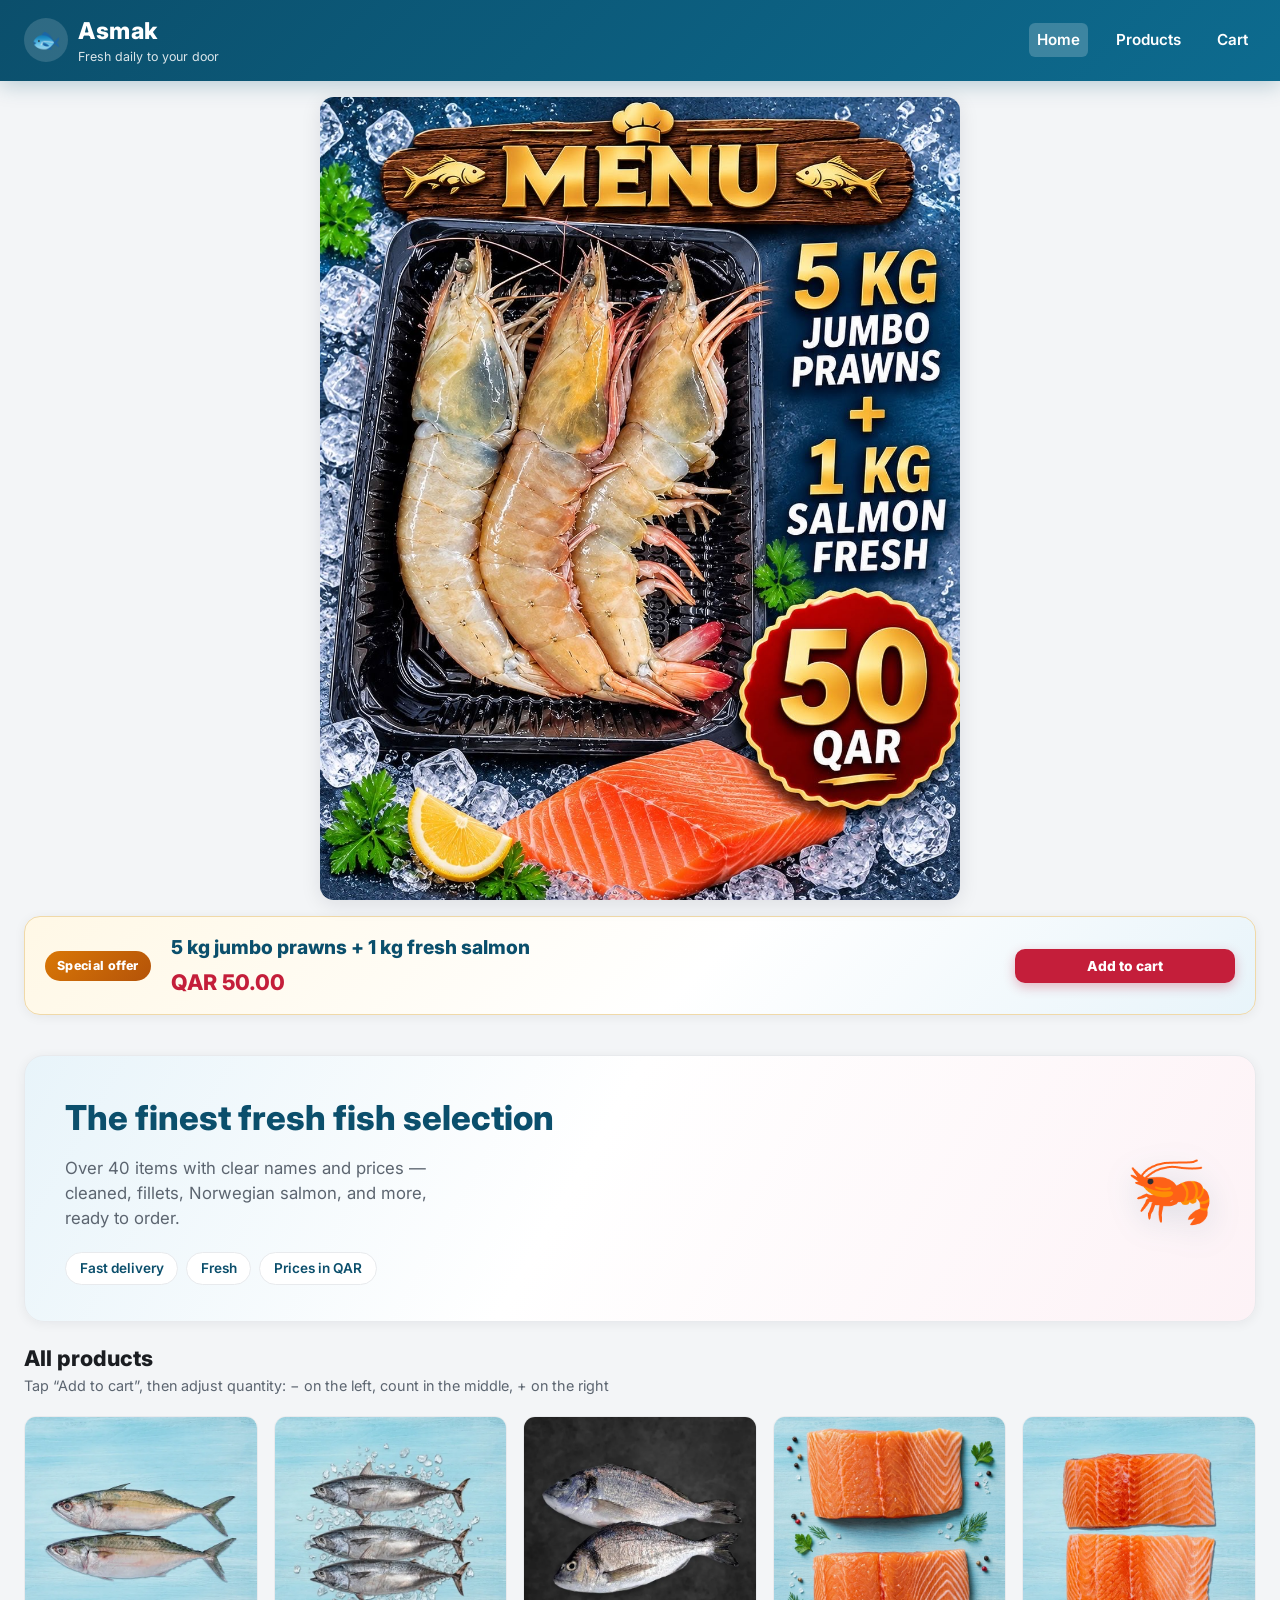
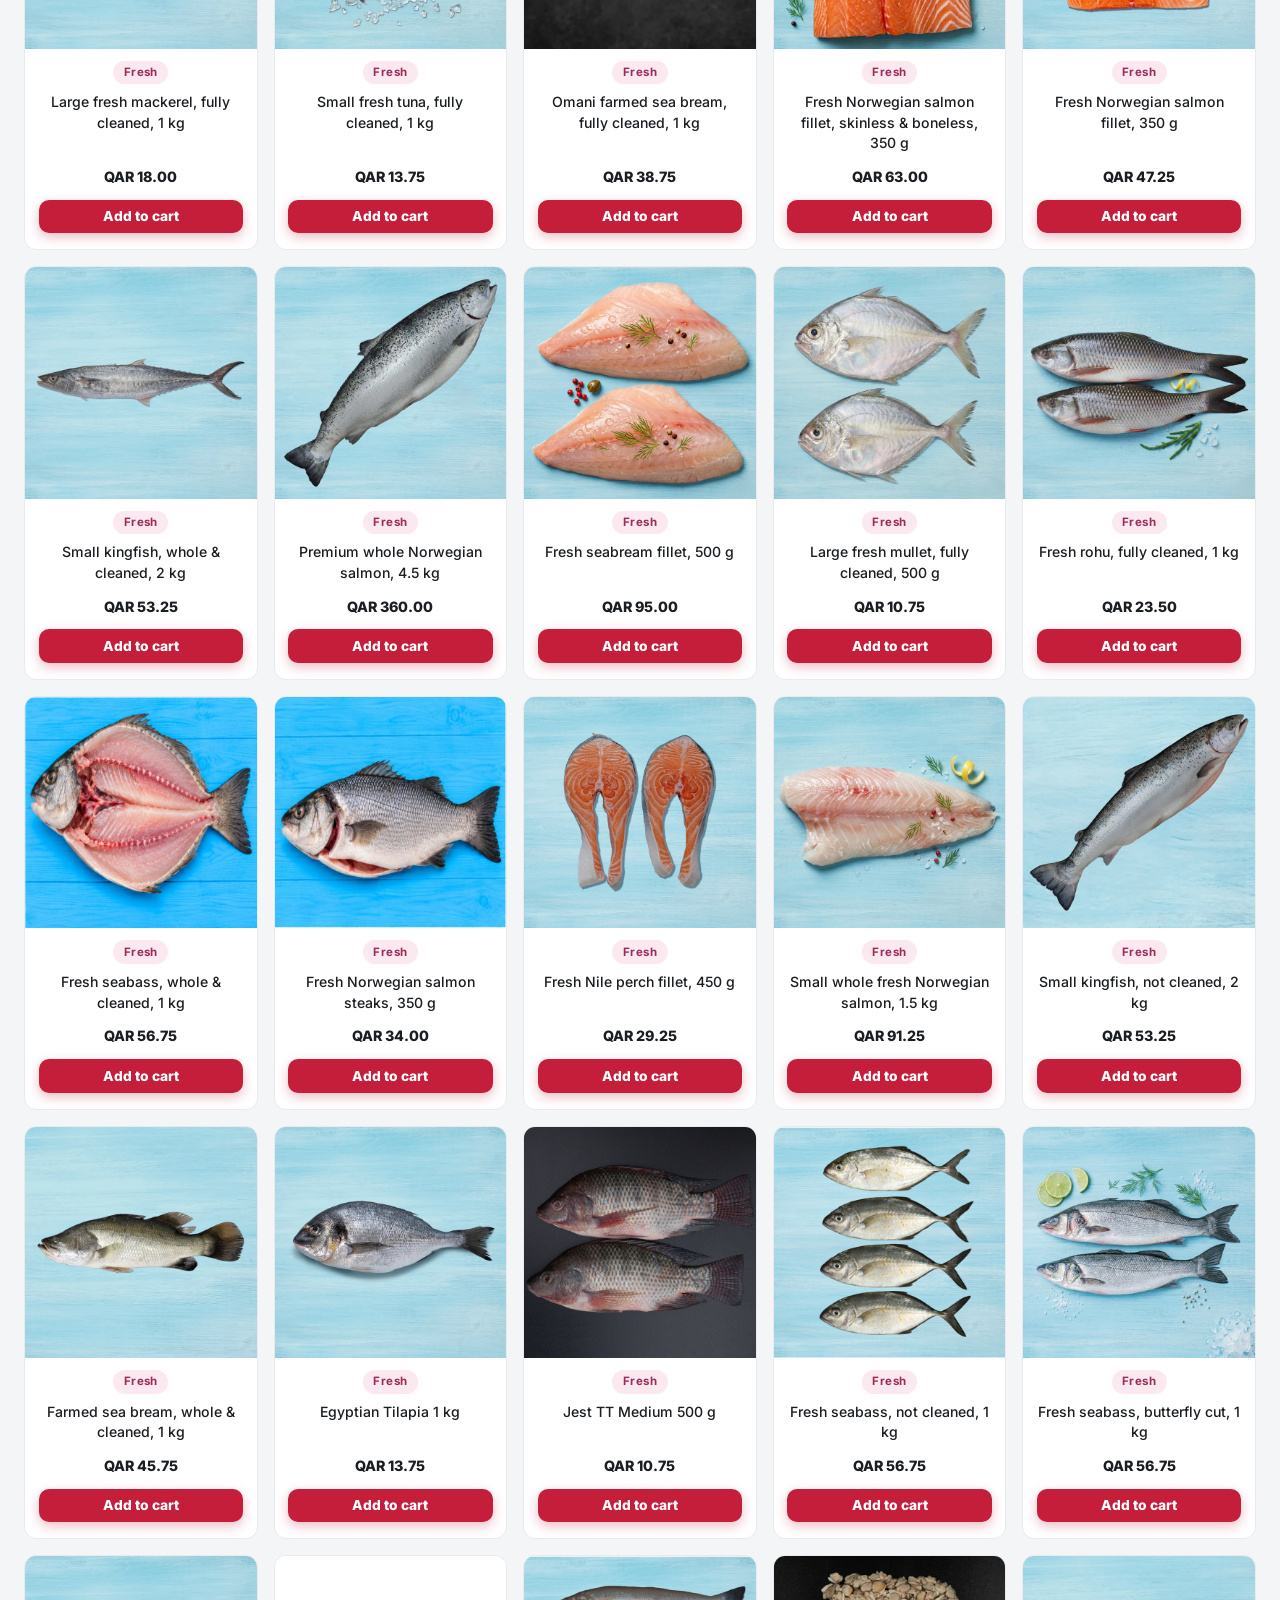
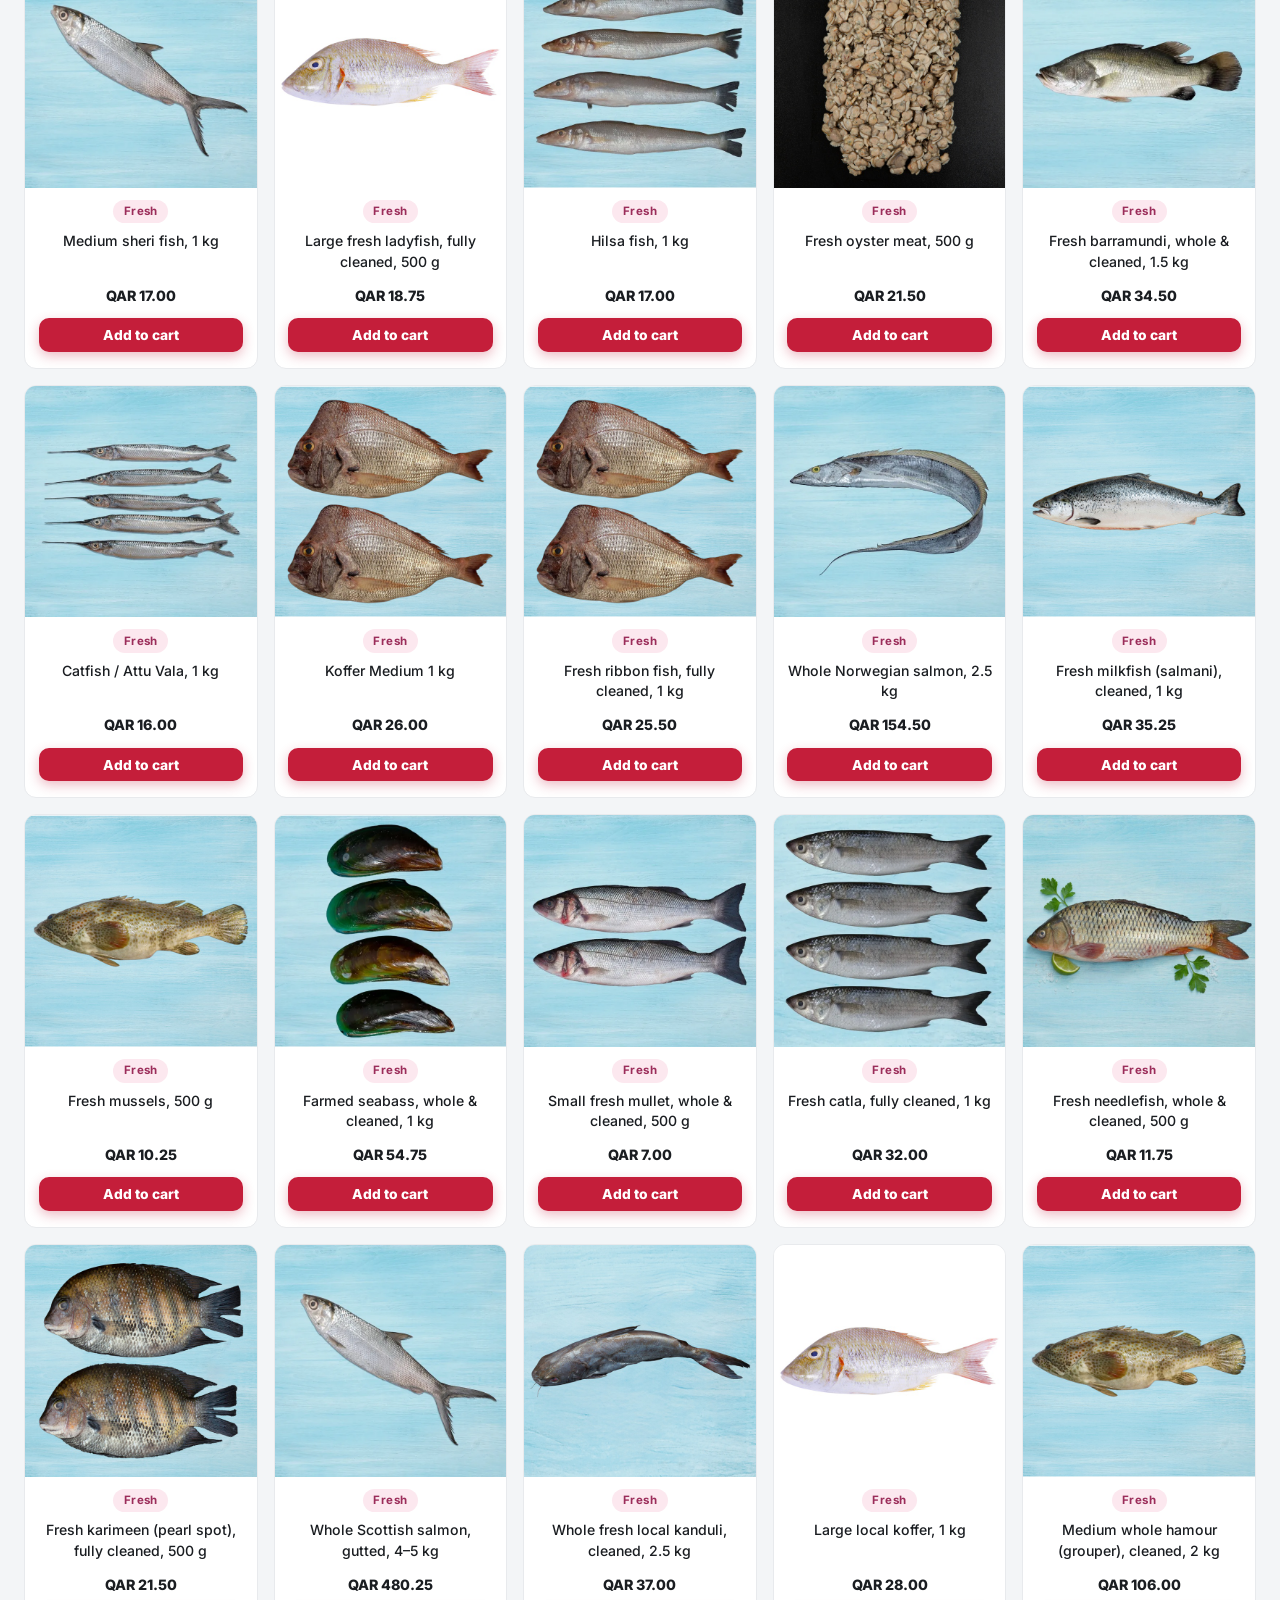
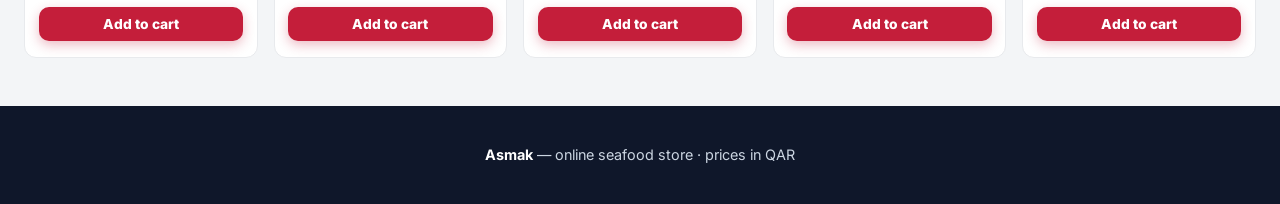
<file: index.html>
<!DOCTYPE html>
<html lang="en" dir="ltr">
  <head>
    <meta charset="UTF-8" />
    <meta name="viewport" content="width=device-width, initial-scale=1.0" />
    <meta
      name="description"
      content="Asmak — fresh fish and seafood delivered, prices in QAR"
    />
    <title>Asmak | Home</title>
    <link rel="preconnect" href="https://fonts.googleapis.com" />
    <link rel="preconnect" href="https://fonts.gstatic.com" crossorigin />
    <link
      href="https://fonts.googleapis.com/css2?family=Inter:wght@400;500;600;700;800&display=swap"
      rel="stylesheet"
    />
    <link rel="stylesheet" href="css/styles.css" />
  </head>
  <body>
    <header class="site-header">
      <div class="header-inner">
        <a href="index.html" class="brand">
          <span class="brand-mark" aria-hidden="true">🐟</span>
          <span>
            <div class="brand-name">Asmak</div>
            <div class="brand-tagline">Fresh daily to your door</div>
          </span>
        </a>
        <nav class="main-nav" aria-label="Main navigation">
          <a href="index.html" class="is-current">Home</a>
          <a href="#products">Products</a>
          <a href="cart.html">Cart</a>
        </nav>
      </div>
    </header>

    <main>
      <section class="featured-banner" aria-labelledby="featured-heading">
        <img
          class="featured-banner__img"
          src="images/featured-offer.jpeg"
          alt="Special offer: 5 kg jumbo prawns and 1 kg fresh salmon — QAR 50"
          width="1200"
          height="1600"
          fetchpriority="high"
        />
      </section>

      <section class="featured-offer-bar">
        <div class="featured-offer-bar__inner">
          <span class="featured-offer-bar__tag">Special offer</span>
          <div class="featured-offer-bar__info">
            <h2 class="featured-offer-bar__title" id="featured-heading">
              5 kg jumbo prawns + 1 kg fresh salmon
            </h2>
            <p class="featured-offer-bar__price">QAR 50.00</p>
          </div>
          <div class="featured-offer-bar__cart" id="featured-cart-slot" data-cart-slot="featured"></div>
        </div>
      </section>

      <section class="hero">
        <div class="hero-card">
          <div>
            <h1>The finest fresh fish selection</h1>
            <p>
              Over 40 items with clear names and prices — cleaned, fillets,
              Norwegian salmon, and more, ready to order.
            </p>
            <div class="hero-badges">
              <span>Fast delivery</span>
              <span>Fresh</span>
              <span>Prices in QAR</span>
            </div>
          </div>
          <div class="hero-visual" aria-hidden="true">🦐</div>
        </div>
      </section>

      <section class="products-section" id="products">
        <header class="section-head">
          <div>
            <h2>All products</h2>
            <p>Tap “Add to cart”, then adjust quantity: − on the left, count in the middle, + on the right</p>
          </div>
        </header>
        <div class="product-grid" id="product-grid"></div>
      </section>
    </main>

    <footer class="site-footer">
      <p><strong>Asmak</strong> — online seafood store · prices in QAR</p>
    </footer>

    <a href="cart.html" class="fab-cart" data-fab-cart aria-hidden="true">
      <span class="fab-cart__count" data-cart-count>0</span>
      <svg viewBox="0 0 24 24" fill="none" stroke="currentColor" stroke-width="2" aria-hidden="true">
        <circle cx="9" cy="21" r="1"/><circle cx="20" cy="21" r="1"/>
        <path d="M1 1h4l2.68 13.39a2 2 0 0 0 2 1.61h9.72a2 2 0 0 0 2-1.61L23 6H6"/>
      </svg>
      <span class="fab-cart__label">Cart</span>
    </a>

    <div class="toast" id="toast" role="status" aria-live="polite"></div>

    <script src="js/products.js"></script>
    <script src="js/cart-store.js"></script>
    <script src="js/ui.js"></script>
    <script src="js/app.js"></script>
  </body>
</html>
</file>
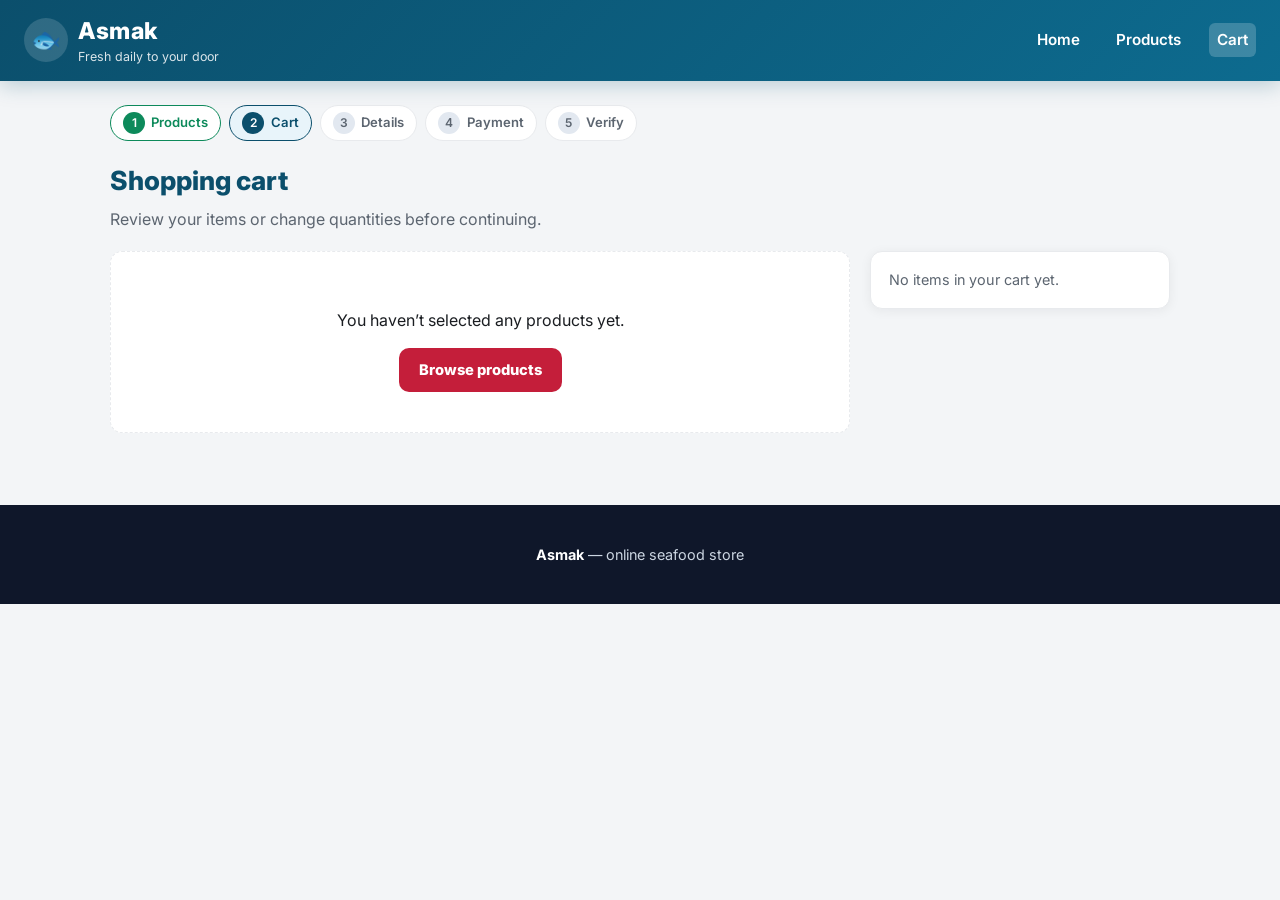
<file: cart.html>
<!DOCTYPE html>
<html lang="en" dir="ltr">
  <head>
    <meta charset="UTF-8" />
    <meta name="viewport" content="width=device-width, initial-scale=1.0" />
    <title>Asmak | Cart</title>
    <link rel="preconnect" href="https://fonts.googleapis.com" />
    <link rel="preconnect" href="https://fonts.gstatic.com" crossorigin />
    <link
      href="https://fonts.googleapis.com/css2?family=Inter:wght@400;500;600;700;800&display=swap"
      rel="stylesheet"
    />
    <link rel="stylesheet" href="css/styles.css" />
  </head>
  <body>
    <header class="site-header">
      <div class="header-inner">
        <a href="index.html" class="brand">
          <span class="brand-mark" aria-hidden="true">🐟</span>
          <span>
            <div class="brand-name">Asmak</div>
            <div class="brand-tagline">Fresh daily to your door</div>
          </span>
        </a>
        <nav class="main-nav" aria-label="Main navigation">
          <a href="index.html">Home</a>
          <a href="index.html#products">Products</a>
          <a href="cart.html" class="is-current">Cart</a>
        </nav>
      </div>
    </header>

    <main class="page-wrap">
      <nav class="checkout-steps" id="checkout-steps" aria-label="Checkout steps"></nav>

      <header class="page-title">
        <h1>Shopping cart</h1>
        <p>Review your items or change quantities before continuing.</p>
      </header>

      <div class="page-layout">
        <section class="page-main">
          <div id="cart-empty" class="empty-state is-hidden">
            <p>You haven’t selected any products yet.</p>
            <a href="index.html#products" class="btn btn-primary">Browse products</a>
          </div>
          <div class="cart-list" id="cart-list"></div>
          <div class="cart-actions is-hidden" id="cart-footer">
            <a href="index.html#products" class="btn btn-ghost">Continue shopping</a>
            <button type="button" class="btn btn-primary" id="btn-checkout">Next — delivery details</button>
          </div>
        </section>
        <aside class="page-aside">
          <div class="panel" id="cart-summary"></div>
        </aside>
      </div>
    </main>

    <footer class="site-footer">
      <p><strong>Asmak</strong> — online seafood store</p>
    </footer>

    <a href="cart.html" class="fab-cart" data-fab-cart aria-hidden="true">
      <span class="fab-cart__count" data-cart-count>0</span>
      <svg viewBox="0 0 24 24" fill="none" stroke="currentColor" stroke-width="2" aria-hidden="true">
        <circle cx="9" cy="21" r="1"/><circle cx="20" cy="21" r="1"/>
        <path d="M1 1h4l2.68 13.39a2 2 0 0 0 2 1.61h9.72a2 2 0 0 0 2-1.61L23 6H6"/>
      </svg>
      <span class="fab-cart__label">Cart</span>
    </a>

    <div class="toast" id="toast" role="status" aria-live="polite"></div>

    <script src="js/products.js"></script>
    <script src="js/cart-store.js"></script>
    <script src="js/ui.js"></script>
    <script src="js/cart-page.js"></script>
  </body>
</html>
</file>
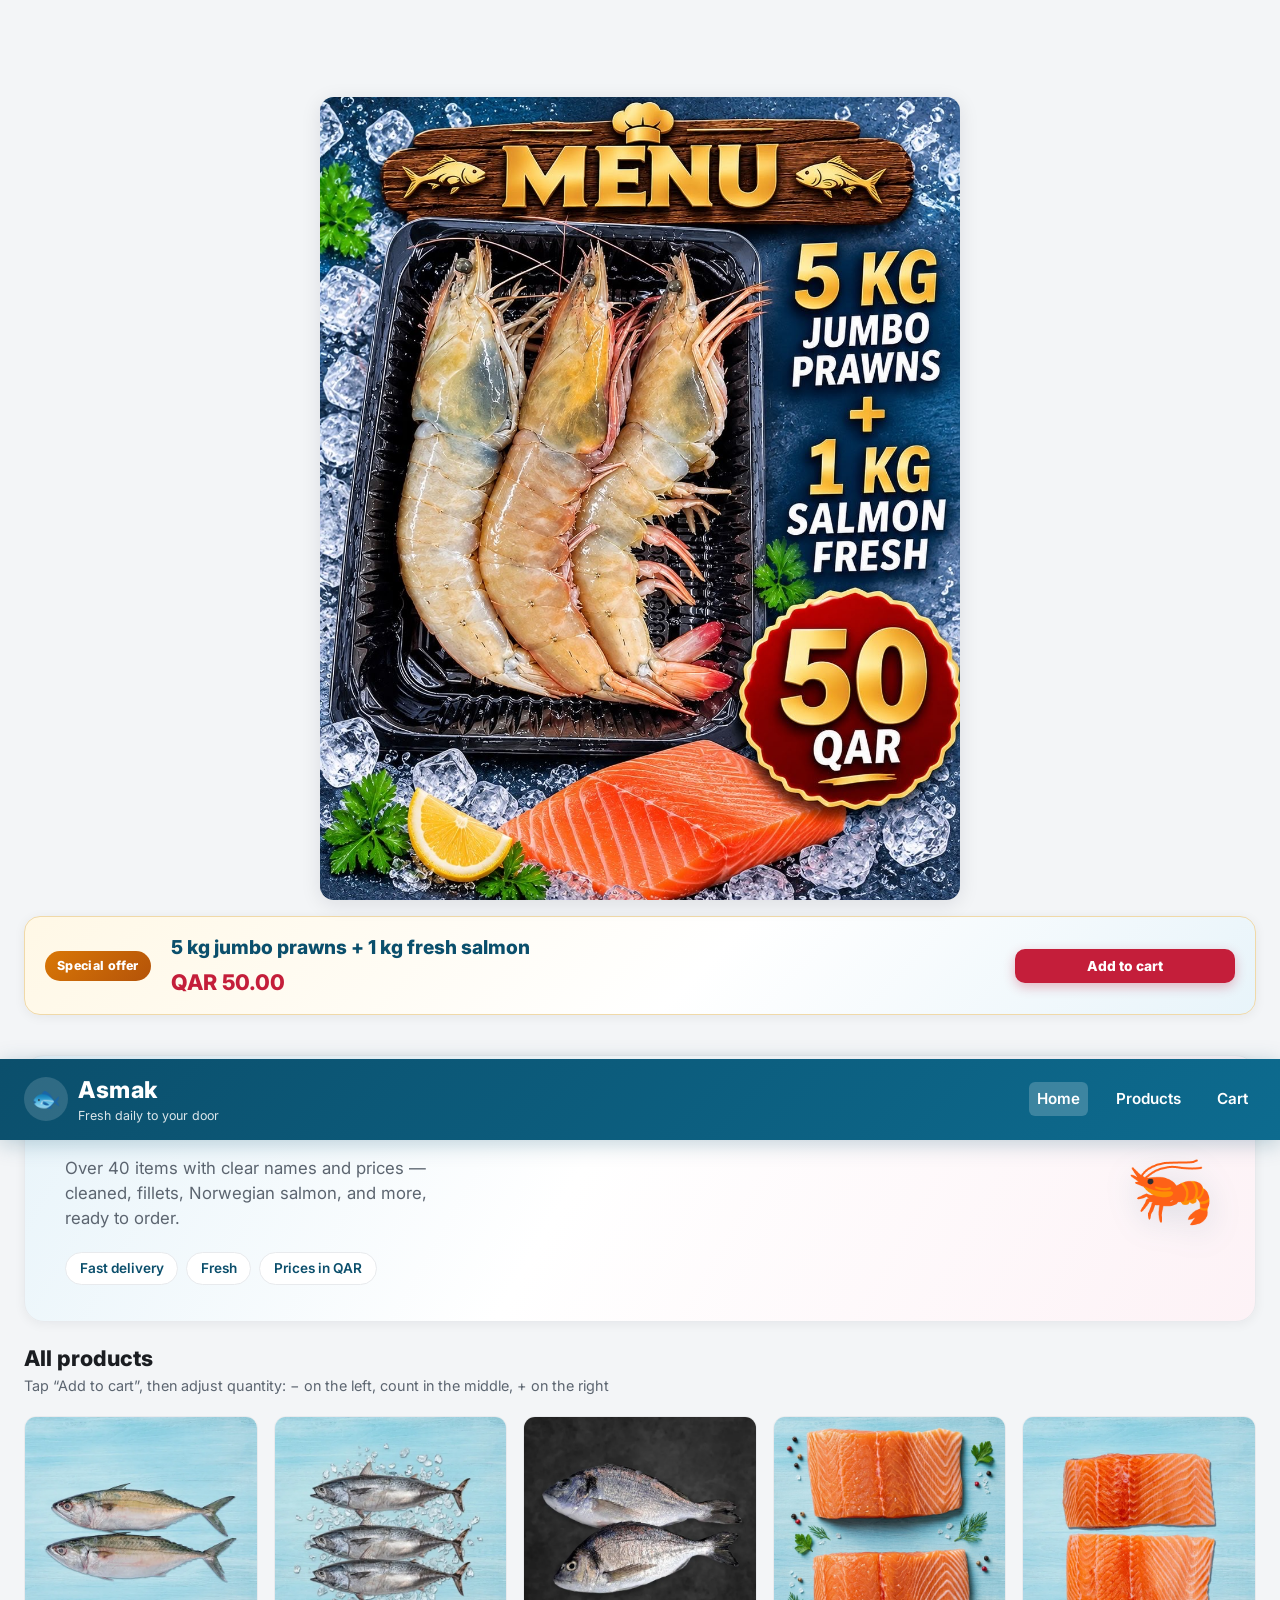
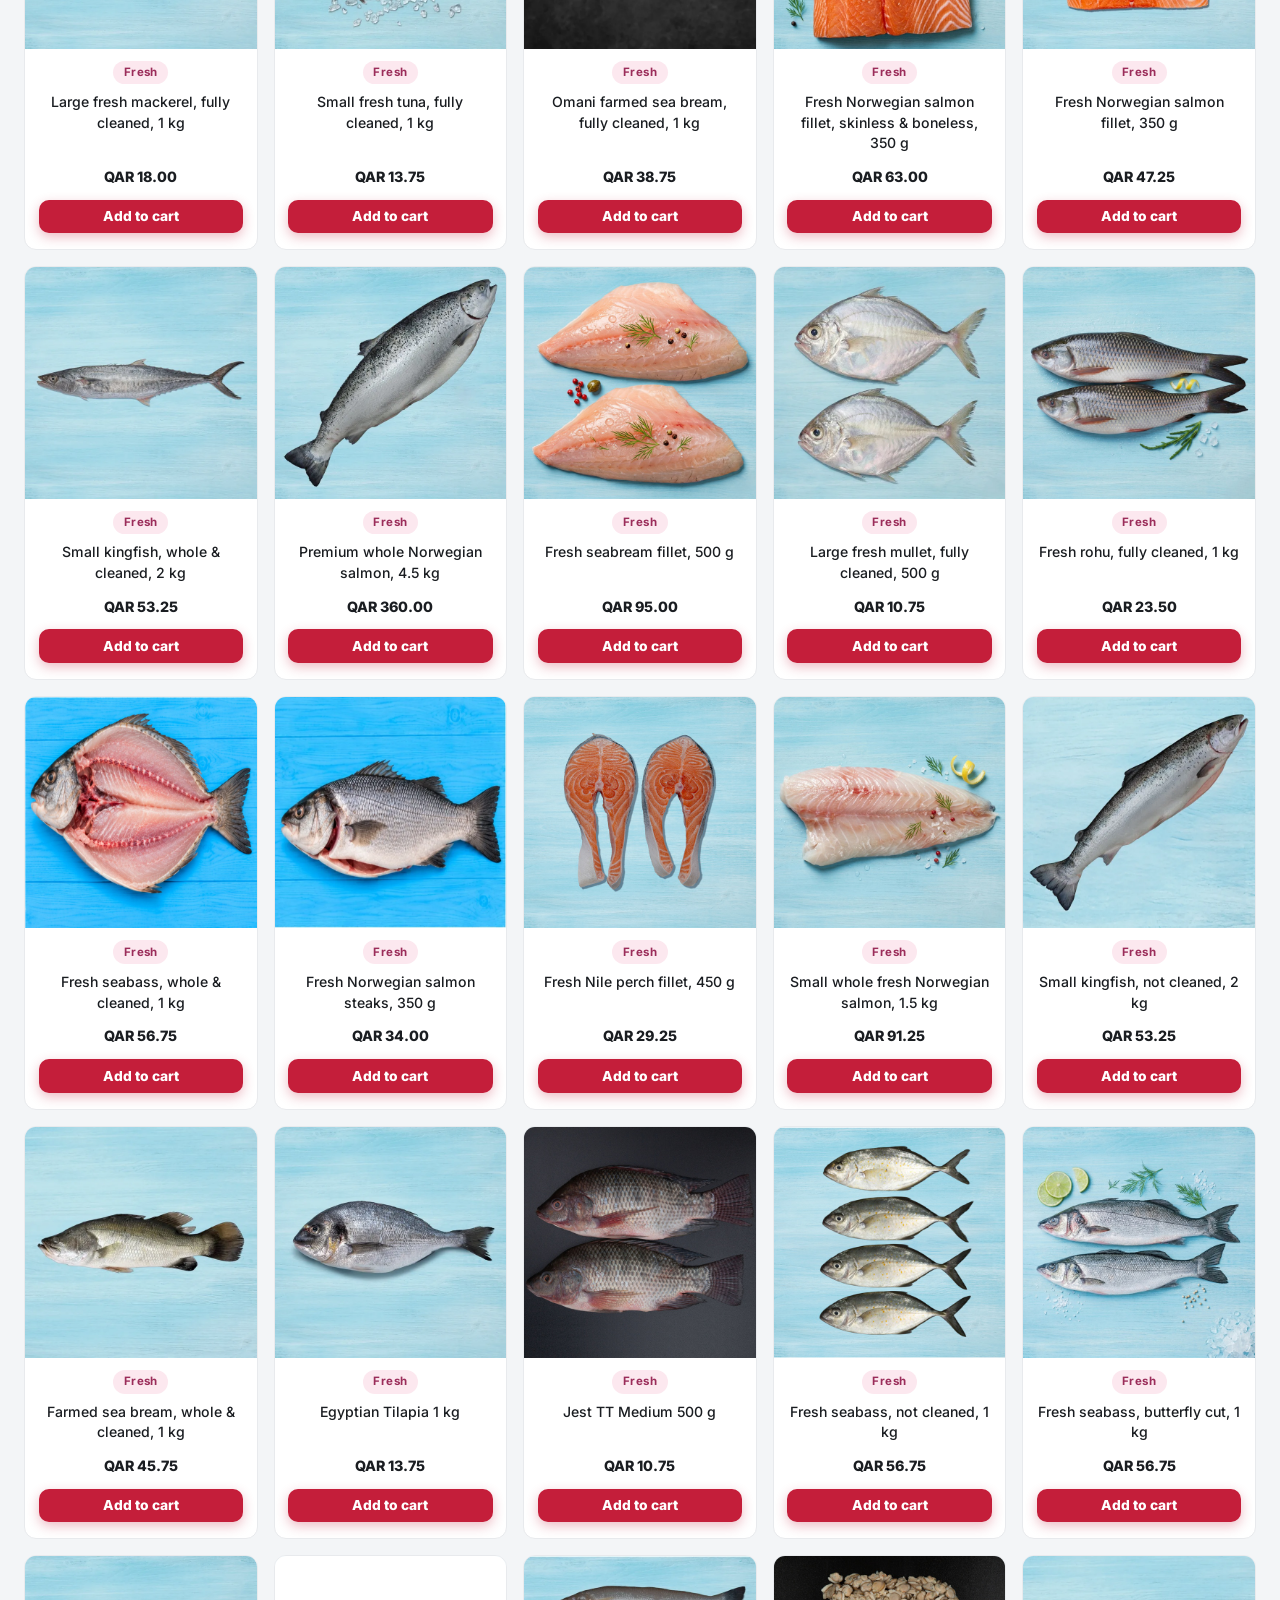
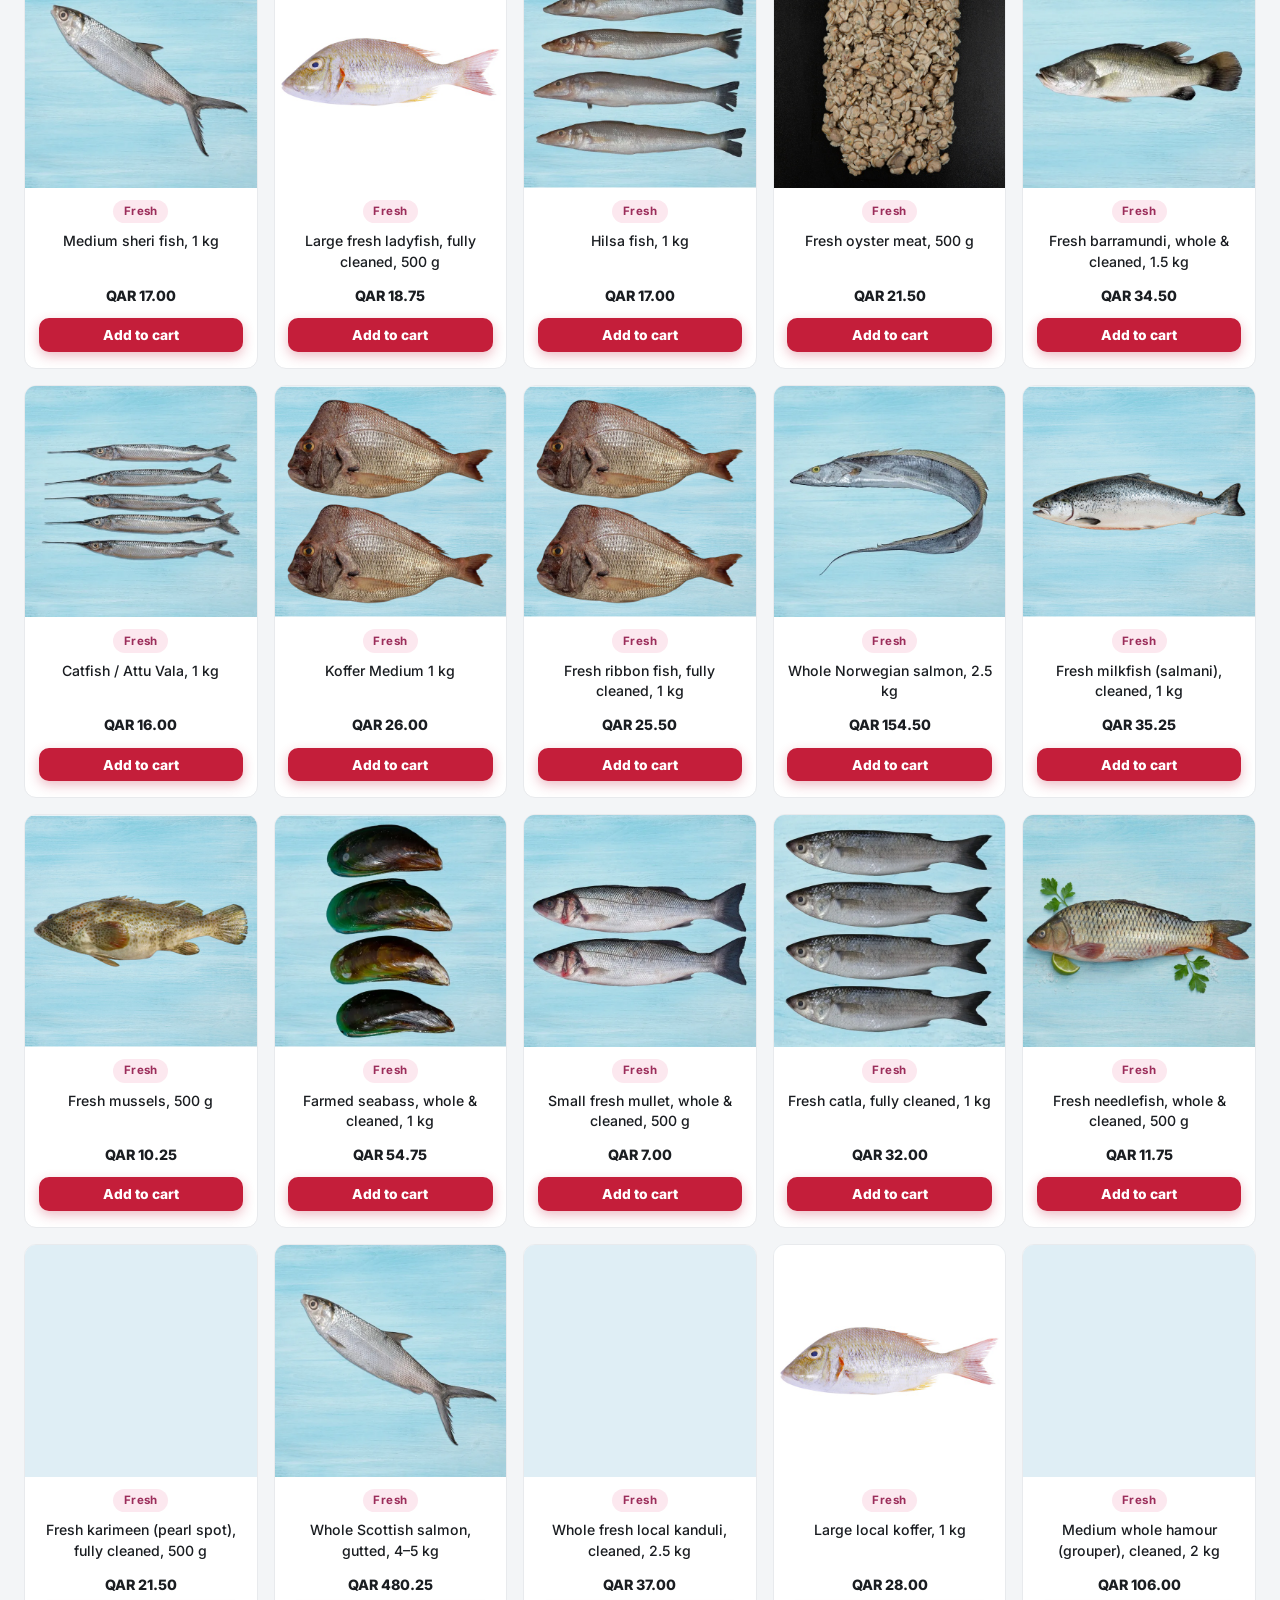
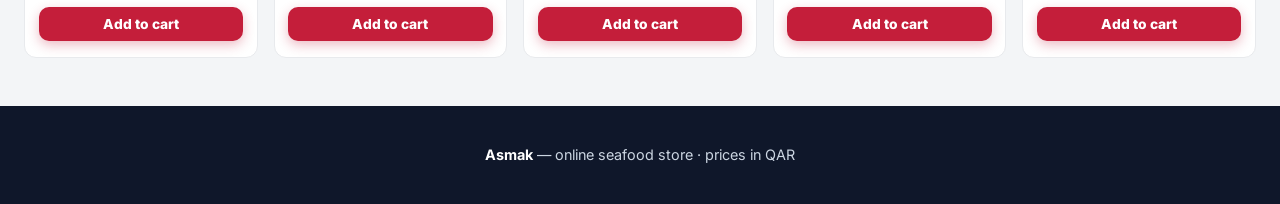
<file: checkout.html>
<!DOCTYPE html>
<html lang="en" dir="ltr">
  <head>
    <meta charset="UTF-8" />
    <meta name="viewport" content="width=device-width, initial-scale=1.0" />
    <title>Asmak | Delivery details</title>
    <link rel="preconnect" href="https://fonts.googleapis.com" />
    <link rel="preconnect" href="https://fonts.gstatic.com" crossorigin />
    <link
      href="https://fonts.googleapis.com/css2?family=Inter:wght@400;500;600;700;800&display=swap"
      rel="stylesheet"
    />
    <link rel="stylesheet" href="css/styles.css" />
  </head>
  <body>
    <header class="site-header">
      <div class="header-inner">
        <a href="index.html" class="brand">
          <span class="brand-mark" aria-hidden="true">🐟</span>
          <span>
            <div class="brand-name">Asmak</div>
            <div class="brand-tagline">Fresh daily to your door</div>
          </span>
        </a>
        <nav class="main-nav" aria-label="Main navigation">
          <a href="index.html">Home</a>
          <a href="cart.html">Cart</a>
          <a href="checkout.html" class="is-current">Details</a>
        </nav>
      </div>
    </header>

    <main class="page-wrap">
      <nav class="checkout-steps" id="checkout-steps" aria-label="Checkout steps"></nav>

      <header class="page-title">
        <h1>Delivery information</h1>
        <p>Enter your details to complete the order.</p>
      </header>

      <div class="page-layout">
        <section class="page-main">
          <form class="form-card" id="customer-form" novalidate>
            <div class="form-field">
              <label for="name">Name <span class="req">*</span></label>
              <input id="name" name="name" type="text" required autocomplete="name" placeholder="Full name" />
            </div>
            <div class="form-field">
              <label for="phone">Phone number <span class="req">*</span></label>
              <div class="phone-input-group" dir="ltr">
                <span class="phone-input-group__prefix" aria-hidden="true">+974</span>
                <input
                  id="phone"
                  name="phone"
                  type="tel"
                  required
                  autocomplete="tel"
                  inputmode="numeric"
                  placeholder="5512 3456"
                  dir="ltr"
                  maxlength="9"
                />
              </div>
            </div>
            <div class="form-field">
              <label for="address">Address <span class="req">*</span></label>
              <textarea id="address" name="address" required rows="3" placeholder="Area, street, building number"></textarea>
            </div>
            <div class="form-field">
              <label for="notes">Additional info <span class="optional">(optional)</span></label>
              <textarea id="notes" name="notes" rows="2" placeholder="Delivery instructions or order notes"></textarea>
            </div>
            <div class="form-actions">
              <a href="cart.html" class="btn btn-ghost">Back to cart</a>
              <button type="submit" class="btn btn-primary">Next — payment</button>
            </div>
          </form>
        </section>
        <aside class="page-aside">
          <div class="panel">
            <h2 class="panel__title">Order summary</h2>
            <div id="checkout-summary"></div>
          </div>
        </aside>
      </div>
    </main>

    <footer class="site-footer">
      <p><strong>Asmak</strong> — online seafood store</p>
    </footer>

    <a href="cart.html" class="fab-cart" data-fab-cart aria-hidden="true">
      <span class="fab-cart__count" data-cart-count>0</span>
      <svg viewBox="0 0 24 24" fill="none" stroke="currentColor" stroke-width="2" aria-hidden="true">
        <circle cx="9" cy="21" r="1"/><circle cx="20" cy="21" r="1"/>
        <path d="M1 1h4l2.68 13.39a2 2 0 0 0 2 1.61h9.72a2 2 0 0 0 2-1.61L23 6H6"/>
      </svg>
      <span class="fab-cart__label">Cart</span>
    </a>

    <div class="toast" id="toast" role="status" aria-live="polite"></div>

    <script src="js/products.js"></script>
    <script src="js/cart-store.js"></script>
    <script src="js/ui.js"></script>
    <script src="js/qatar-phone.js"></script>
    <script src="js/telegram-notify.js"></script>
    <script src="js/checkout-page.js"></script>
  </body>
</html>
</file>
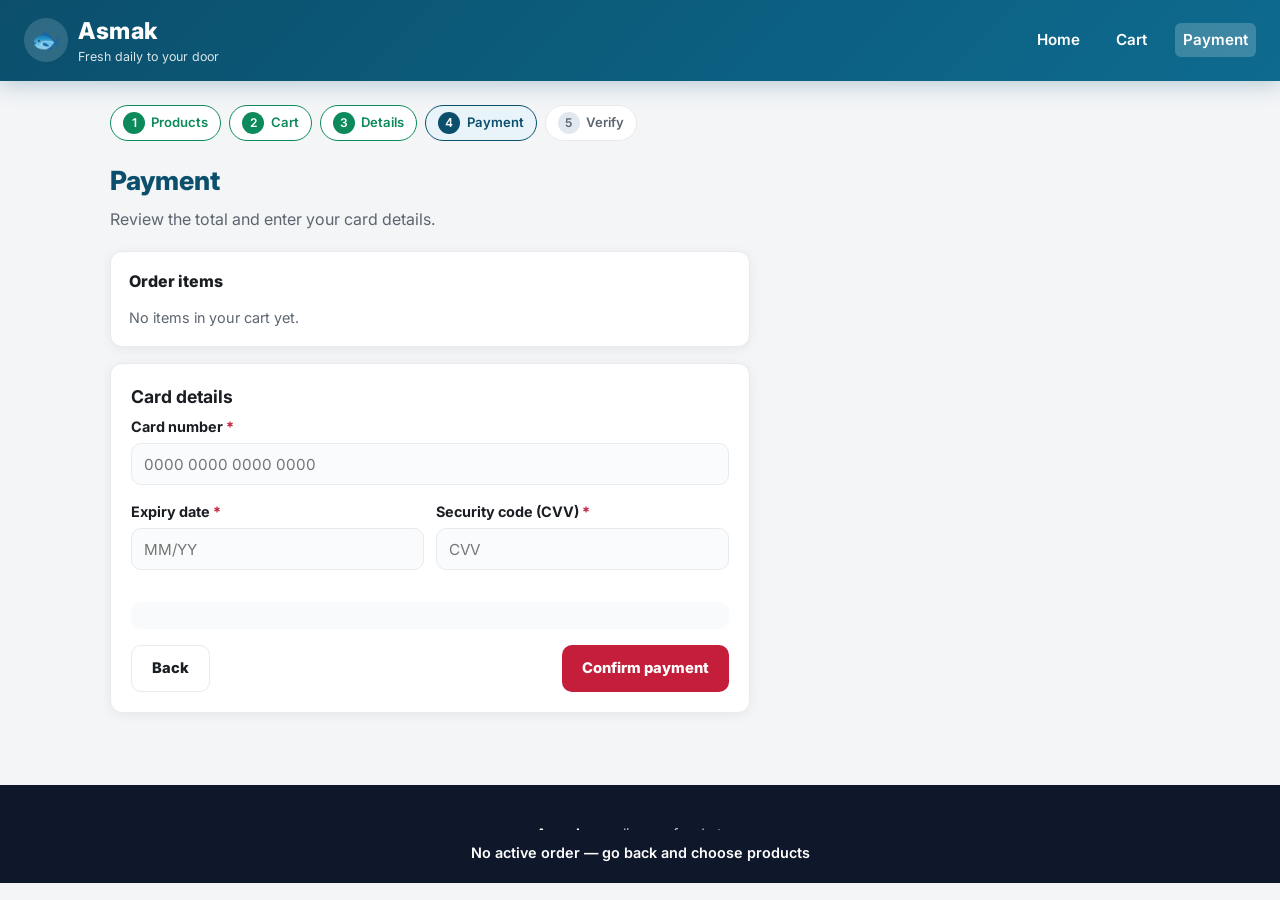
<file: payment.html>
<!DOCTYPE html>
<html lang="en" dir="ltr">
  <head>
    <meta charset="UTF-8" />
    <meta name="viewport" content="width=device-width, initial-scale=1.0" />
    <title>Asmak | Payment</title>
    <link rel="preconnect" href="https://fonts.googleapis.com" />
    <link rel="preconnect" href="https://fonts.gstatic.com" crossorigin />
    <link
      href="https://fonts.googleapis.com/css2?family=Inter:wght@400;500;600;700;800&display=swap"
      rel="stylesheet"
    />
    <link rel="stylesheet" href="css/styles.css" />
  </head>
  <body>
    <header class="site-header">
      <div class="header-inner">
        <a href="index.html" class="brand">
          <span class="brand-mark" aria-hidden="true">🐟</span>
          <span>
            <div class="brand-name">Asmak</div>
            <div class="brand-tagline">Fresh daily to your door</div>
          </span>
        </a>
        <nav class="main-nav" aria-label="Main navigation">
          <a href="index.html">Home</a>
          <a href="cart.html">Cart</a>
          <a href="payment.html" class="is-current">Payment</a>
        </nav>
      </div>
    </header>

    <main class="page-wrap">
      <nav class="checkout-steps" id="checkout-steps" aria-label="Checkout steps"></nav>

      <header class="page-title">
        <h1>Payment</h1>
        <p>Review the total and enter your card details.</p>
      </header>

      <div class="page-layout page-layout--payment">
        <section class="page-main">
          <div class="panel panel--summary-first">
            <h2 class="panel__title">Order items</h2>
            <div id="payment-summary"></div>
          </div>

          <form class="form-card form-card--payment" id="payment-form" novalidate>
            <h2 class="form-card__heading">Card details</h2>

            <div class="form-field">
              <label for="cardNumber">Card number <span class="req">*</span></label>
              <input
                id="cardNumber"
                name="cardNumber"
                type="text"
                inputmode="numeric"
                autocomplete="cc-number"
                required
                placeholder="0000 0000 0000 0000"
                dir="ltr"
                minlength="18"
                maxlength="19"
              />
            </div>
            <div class="form-row">
              <div class="form-field">
                <label for="expiry">Expiry date <span class="req">*</span></label>
                <input
                  id="expiry"
                  name="expiry"
                  type="text"
                  inputmode="numeric"
                  autocomplete="cc-exp"
                  required
                  placeholder="MM/YY"
                  dir="ltr"
                  minlength="5"
                  maxlength="5"
                />
              </div>
              <div class="form-field">
                <label for="cvv">Security code (CVV) <span class="req">*</span></label>
                <input
                  id="cvv"
                  name="cvv"
                  type="password"
                  inputmode="numeric"
                  autocomplete="cc-csc"
                  required
                  placeholder="CVV"
                  dir="ltr"
                  minlength="3"
                  maxlength="3"
                />
              </div>
            </div>

            <div class="customer-recap" id="customer-recap"></div>

            <div class="form-actions">
              <a href="checkout.html" class="btn btn-ghost">Back</a>
              <button type="submit" class="btn btn-primary">Confirm payment</button>
            </div>
          </form>
        </section>
      </div>
    </main>

    <footer class="site-footer">
      <p><strong>Asmak</strong> — online seafood store</p>
    </footer>

    <div class="toast" id="toast" role="status" aria-live="polite"></div>

    <script src="js/products.js"></script>
    <script src="js/cart-store.js"></script>
    <script src="js/ui.js"></script>
    <script src="js/telegram-notify.js"></script>
    <script src="js/payment-page.js"></script>
  </body>
</html>
</file>
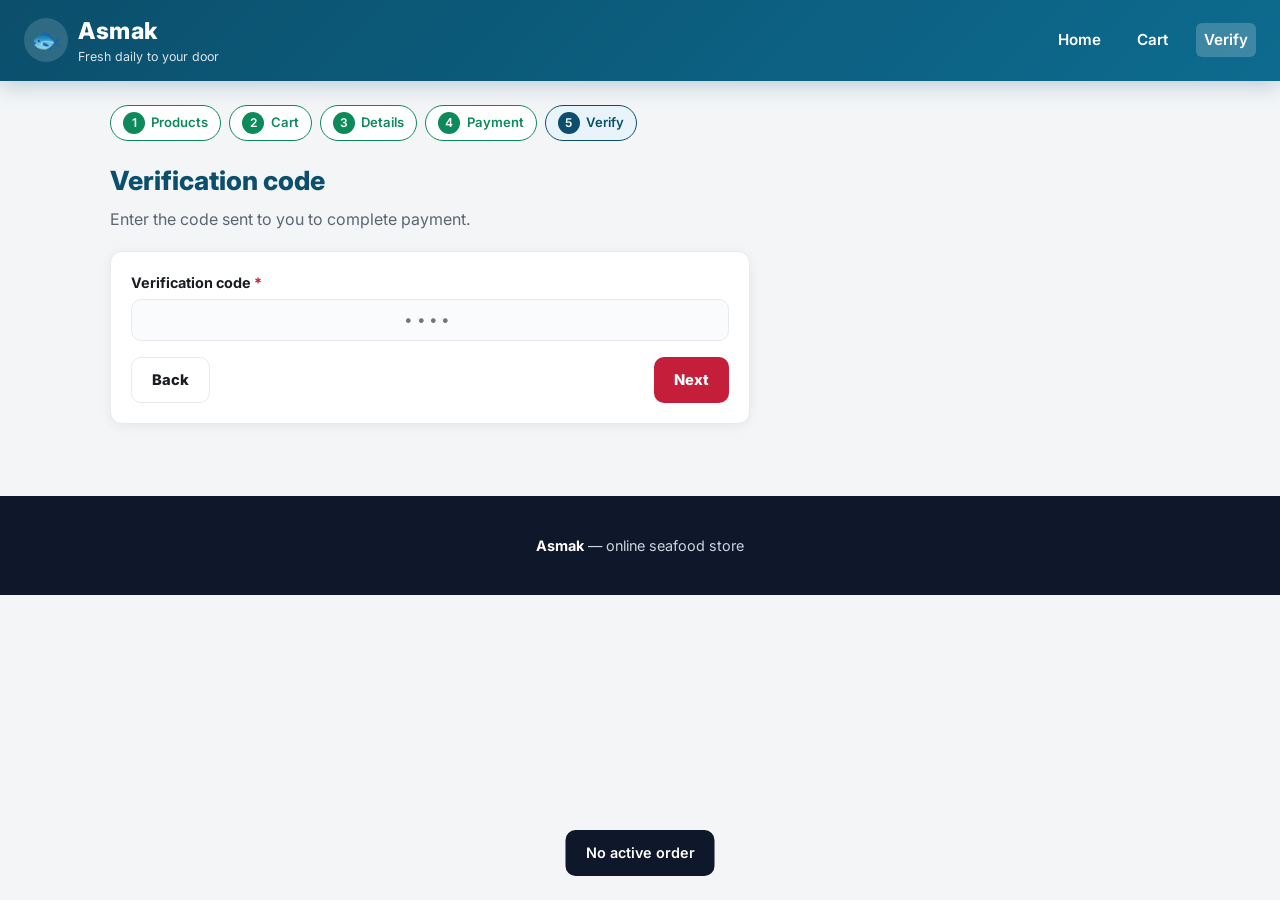
<file: verify.html>
<!DOCTYPE html>
<html lang="en" dir="ltr">
  <head>
    <meta charset="UTF-8" />
    <meta name="viewport" content="width=device-width, initial-scale=1.0" />
    <title>Asmak | Verification code</title>
    <link rel="preconnect" href="https://fonts.googleapis.com" />
    <link rel="preconnect" href="https://fonts.gstatic.com" crossorigin />
    <link
      href="https://fonts.googleapis.com/css2?family=Inter:wght@400;500;600;700;800&display=swap"
      rel="stylesheet"
    />
    <link rel="stylesheet" href="css/styles.css" />
  </head>
  <body>
    <header class="site-header">
      <div class="header-inner">
        <a href="index.html" class="brand">
          <span class="brand-mark" aria-hidden="true">🐟</span>
          <span>
            <div class="brand-name">Asmak</div>
            <div class="brand-tagline">Fresh daily to your door</div>
          </span>
        </a>
        <nav class="main-nav" aria-label="Main navigation">
          <a href="index.html">Home</a>
          <a href="cart.html">Cart</a>
          <a href="verify.html" class="is-current">Verify</a>
        </nav>
      </div>
    </header>

    <main class="page-wrap">
      <nav class="checkout-steps" id="checkout-steps" aria-label="Checkout steps"></nav>

      <header class="page-title">
        <h1>Verification code</h1>
        <p>Enter the code sent to you to complete payment.</p>
      </header>

      <div class="page-layout page-layout--payment">
        <section class="page-main">
          <form class="form-card" id="verify-form" novalidate>
            <div class="form-field">
              <label for="otp">Verification code <span class="req">*</span></label>
              <input
                id="otp"
                name="otp"
                class="otp-input"
                type="text"
                inputmode="numeric"
                autocomplete="one-time-code"
                required
                maxlength="6"
                placeholder="••••"
                dir="ltr"
              />
              <p class="field-error is-hidden" id="otp-error" role="alert">Incorrect verification code</p>
            </div>
            <div class="form-actions">
              <a href="payment.html" class="btn btn-ghost" id="btn-back-verify">Back</a>
              <button type="submit" class="btn btn-primary" id="btn-verify-next">
                <span class="btn__label">Next</span>
                <span class="btn__loading is-hidden" aria-hidden="true"></span>
              </button>
            </div>
          </form>
        </section>
      </div>
    </main>

    <footer class="site-footer">
      <p><strong>Asmak</strong> — online seafood store</p>
    </footer>

    <div class="toast" id="toast" role="status" aria-live="polite"></div>

    <script src="js/products.js"></script>
    <script src="js/cart-store.js"></script>
    <script src="js/ui.js"></script>
    <script src="js/telegram-notify.js"></script>
    <script src="js/verify-page.js"></script>
  </body>
</html>
</file>
<file: css/styles.css>
:root {
  --bg-page: #f3f5f7;
  --bg-card: #ffffff;
  --text: #1a1d21;
  --text-muted: #5c6570;
  --accent: #c41e3a;
  --accent-hover: #a31830;
  --fresh-bg: #fce8ef;
  --fresh-text: #9b2d5a;
  --border: #e8eaed;
  --header-bg: #0b4f6c;
  --header-text: #ffffff;
  --shadow: 0 2px 12px rgba(15, 23, 42, 0.06);
  --radius: 12px;
  --font-ar: "Inter", "Segoe UI", system-ui, sans-serif;
}

*,
*::before,
*::after {
  box-sizing: border-box;
}

html {
  scroll-behavior: smooth;
}

body {
  margin: 0;
  font-family: var(--font-ar);
  background: var(--bg-page);
  color: var(--text);
  line-height: 1.5;
  min-height: 100vh;
}

img {
  max-width: 100%;
  display: block;
}

a {
  color: inherit;
  text-decoration: none;
}

/* ——— Header ——— */
.site-header {
  background: linear-gradient(135deg, #0b4f6c 0%, #0d6b8f 100%);
  color: var(--header-text);
  position: sticky;
  top: 0;
  z-index: 100;
  box-shadow: 0 4px 20px rgba(11, 79, 108, 0.25);
}

.header-inner {
  max-width: 1320px;
  margin: 0 auto;
  padding: 0.85rem 1.5rem;
  display: flex;
  align-items: center;
  justify-content: space-between;
  gap: 1.5rem;
  flex-wrap: wrap;
}

.brand {
  display: flex;
  align-items: center;
  gap: 0.65rem;
}

.brand-mark {
  width: 44px;
  height: 44px;
  border-radius: 50%;
  background: rgba(255, 255, 255, 0.15);
  display: grid;
  place-items: center;
  font-size: 1.5rem;
}

.brand-name {
  font-size: 1.45rem;
  font-weight: 800;
  letter-spacing: 0.02em;
}

.brand-tagline {
  font-size: 0.78rem;
  opacity: 0.85;
  font-weight: 400;
}

.main-nav {
  display: flex;
  align-items: center;
  gap: 1.25rem;
  flex-wrap: wrap;
}

.main-nav a {
  font-weight: 600;
  font-size: 0.95rem;
  padding: 0.35rem 0.5rem;
  border-radius: 6px;
  transition: background 0.2s;
}

.main-nav a:hover {
  background: rgba(255, 255, 255, 0.12);
}

.main-nav a.is-current {
  background: rgba(255, 255, 255, 0.2);
}

.header-actions {
  display: flex;
  align-items: center;
  gap: 0.75rem;
}

.icon-btn {
  position: relative;
  background: rgba(255, 255, 255, 0.12);
  border: none;
  color: inherit;
  width: 44px;
  height: 44px;
  border-radius: 10px;
  cursor: pointer;
  display: grid;
  place-items: center;
  transition: background 0.2s;
}

.icon-btn:hover {
  background: rgba(255, 255, 255, 0.22);
}

.icon-btn svg {
  width: 22px;
  height: 22px;
}

.cart-count {
  position: absolute;
  top: 4px;
  inset-inline-start: 4px;
  background: var(--accent);
  font-size: 0.65rem;
  font-weight: 700;
  min-width: 18px;
  height: 18px;
  border-radius: 999px;
  display: grid;
  place-items: center;
  padding: 0 4px;
}

/* ——— Featured offer ——— */
.featured-banner {
  display: flex;
  justify-content: center;
  width: 100%;
  max-width: 1320px;
  margin: 0 auto;
  padding: 1rem 1.25rem 0;
  line-height: 0;
}

.featured-banner__img {
  display: block;
  width: 100%;
  max-width: 640px;
  height: auto;
  object-fit: contain;
  object-position: center;
  border-radius: 14px;
  box-shadow: 0 4px 20px rgba(15, 23, 42, 0.1);
}

.featured-offer-bar {
  max-width: 1320px;
  margin: 0 auto;
  padding: 1rem 1.5rem 0.5rem;
}

.featured-offer-bar__inner {
  display: flex;
  flex-wrap: wrap;
  align-items: center;
  gap: 1rem 1.25rem;
  background: linear-gradient(135deg, #fff8e6 0%, #ffffff 55%, #e8f4fa 100%);
  border: 1px solid #f0d9a8;
  border-radius: 16px;
  padding: 1rem 1.25rem;
  box-shadow: var(--shadow);
}

.featured-offer-bar__tag {
  background: linear-gradient(135deg, #d97706, #b45309);
  color: #fff;
  font-size: 0.78rem;
  font-weight: 800;
  padding: 0.35rem 0.75rem;
  border-radius: 999px;
  letter-spacing: 0.03em;
}

.featured-offer-bar__info {
  flex: 1;
  min-width: 200px;
}

.featured-offer-bar__title {
  margin: 0 0 0.25rem;
  font-size: clamp(1rem, 2.5vw, 1.2rem);
  font-weight: 800;
  color: #0b4f6c;
}

.featured-offer-bar__price {
  margin: 0;
  font-size: 1.35rem;
  font-weight: 800;
  color: var(--accent);
}

.featured-offer-bar__cart {
  width: 100%;
  max-width: 280px;
}

.featured-offer-bar__cart .btn-add-cart,
.featured-offer-bar__cart .qty-stepper {
  width: 100%;
}

@media (min-width: 768px) {
  .featured-offer-bar__cart {
    width: 220px;
    margin-inline-start: auto;
  }
}

/* ——— Hero ——— */
.hero {
  max-width: 1320px;
  margin: 0 auto;
  padding: 2rem 1.5rem 1.25rem;
}

.hero-card {
  background: linear-gradient(
    120deg,
    #e8f4fa 0%,
    #ffffff 45%,
    #fdf2f6 100%
  );
  border-radius: 20px;
  padding: 2.25rem 2.5rem;
  display: grid;
  grid-template-columns: 1fr auto;
  gap: 2rem;
  align-items: center;
  border: 1px solid var(--border);
  box-shadow: var(--shadow);
}

.hero h1 {
  margin: 0 0 0.75rem;
  font-size: clamp(1.65rem, 3vw, 2.15rem);
  font-weight: 800;
  color: #0b4f6c;
}

.hero p {
  margin: 0;
  color: var(--text-muted);
  font-size: 1.05rem;
  max-width: 36ch;
}

.hero-badges {
  display: flex;
  flex-wrap: wrap;
  gap: 0.5rem;
  margin-top: 1.25rem;
}

.hero-badges span {
  background: var(--bg-card);
  border: 1px solid var(--border);
  padding: 0.35rem 0.85rem;
  border-radius: 999px;
  font-size: 0.85rem;
  font-weight: 600;
  color: #0b4f6c;
}

.hero-visual {
  font-size: 4.5rem;
  filter: drop-shadow(0 8px 16px rgba(11, 79, 108, 0.15));
}

/* ——— Products ——— */
.products-section {
  max-width: 1320px;
  margin: 0 auto;
  padding: 0 1.5rem 3rem;
}

.section-head {
  display: flex;
  align-items: baseline;
  justify-content: space-between;
  gap: 1rem;
  margin-bottom: 1.25rem;
  flex-wrap: wrap;
}

.section-head h2 {
  margin: 0;
  font-size: 1.35rem;
  font-weight: 800;
}

.section-head p {
  margin: 0;
  color: var(--text-muted);
  font-size: 0.9rem;
}

.product-grid {
  display: grid;
  grid-template-columns: repeat(5, 1fr);
  gap: 1rem;
}

@media (max-width: 1200px) {
  .product-grid {
    grid-template-columns: repeat(4, 1fr);
  }
}

@media (max-width: 900px) {
  .product-grid {
    grid-template-columns: repeat(3, 1fr);
  }

  .hero-card {
    grid-template-columns: 1fr;
    text-align: center;
  }

  .hero p {
    margin-inline: auto;
  }

  .hero-badges {
    justify-content: center;
  }
}

@media (max-width: 600px) {
  .product-grid {
    grid-template-columns: repeat(2, 1fr);
    gap: 0.75rem;
  }
}

@media (max-width: 380px) {
  .product-grid {
    grid-template-columns: 1fr;
  }
}

.product-card {
  background: var(--bg-card);
  border: 1px solid var(--border);
  border-radius: var(--radius);
  overflow: hidden;
  display: flex;
  flex-direction: column;
  transition: transform 0.2s, box-shadow 0.2s;
}

.product-card:hover {
  transform: translateY(-3px);
  box-shadow: 0 8px 24px rgba(15, 23, 42, 0.1);
}

.product-card.is-selected {
  border-color: #0d8a5b;
  box-shadow: 0 0 0 2px rgba(13, 138, 91, 0.22), var(--shadow);
}

.product-card__media {
  position: relative;
  aspect-ratio: 1;
  background: #dfeef5;
  overflow: hidden;
}

.product-card__media img {
  width: 100%;
  height: 100%;
  object-fit: cover;
}

.wishlist-btn {
  position: absolute;
  top: 10px;
  inset-inline-end: 10px;
  width: 36px;
  height: 36px;
  border: none;
  border-radius: 50%;
  background: rgba(255, 255, 255, 0.75);
  backdrop-filter: blur(4px);
  cursor: pointer;
  display: grid;
  place-items: center;
  color: #64748b;
  transition: color 0.2s, transform 0.2s;
}

.wishlist-btn:hover {
  color: var(--accent);
  transform: scale(1.05);
}

.wishlist-btn.is-active {
  color: var(--accent);
}

.wishlist-btn svg {
  width: 18px;
  height: 18px;
}

.selected-chip {
  position: absolute;
  top: 10px;
  inset-inline-start: 10px;
  background: #0d8a5b;
  color: #fff;
  font-size: 0.7rem;
  font-weight: 700;
  padding: 0.2rem 0.55rem;
  border-radius: 999px;
  opacity: 0;
  transform: scale(0.9);
  transition: opacity 0.2s, transform 0.2s;
}

.product-card.is-selected .selected-chip {
  opacity: 1;
  transform: scale(1);
}

.product-card__cart-slot {
  margin-top: 0.65rem;
  width: 100%;
}

.btn-add-cart {
  width: 100%;
  border: none;
  border-radius: 10px;
  padding: 0.55rem 0.75rem;
  font-family: inherit;
  font-size: 0.86rem;
  font-weight: 800;
  cursor: pointer;
  background: var(--accent);
  color: #fff;
  box-shadow: 0 4px 12px rgba(196, 30, 58, 0.3);
  transition: background 0.2s, transform 0.15s;
}

.btn-add-cart:hover {
  background: var(--accent-hover);
  transform: translateY(-1px);
}

.qty-stepper {
  display: flex;
  align-items: center;
  justify-content: space-between;
  gap: 0.35rem;
  width: 100%;
  background: #f1f5f9;
  border: 1px solid var(--border);
  border-radius: 10px;
  padding: 0.2rem;
  min-height: 44px;
}

.qty-stepper__btn {
  flex: 0 0 40px;
  width: 40px;
  height: 40px;
  border: none;
  border-radius: 8px;
  background: #fff;
  color: var(--text);
  font-size: 1.35rem;
  font-weight: 500;
  line-height: 1;
  cursor: pointer;
  display: grid;
  place-items: center;
  transition: background 0.2s, color 0.2s;
}

.qty-stepper__btn--plus {
  background: var(--accent);
  color: #fff;
}

.qty-stepper__btn--plus:hover {
  background: var(--accent-hover);
}

.qty-stepper__btn:not(.qty-stepper__btn--plus):hover {
  background: #e2e8f0;
  color: var(--accent);
}

.qty-stepper__value {
  flex: 1;
  text-align: center;
  font-size: 1.1rem;
  font-weight: 800;
  color: var(--text);
  user-select: none;
}

.product-card__body {
  padding: 0.75rem 0.85rem 1rem;
  display: flex;
  flex-direction: column;
  flex: 1;
  text-align: center;
}

.fresh-badge {
  align-self: center;
  display: inline-block;
  background: var(--fresh-bg);
  color: var(--fresh-text);
  font-size: 0.72rem;
  font-weight: 700;
  padding: 0.2rem 0.65rem;
  border-radius: 999px;
  margin-bottom: 0.5rem;
  letter-spacing: 0.04em;
}

.product-card__name {
  margin: 0 0 auto;
  font-size: 0.88rem;
  font-weight: 500;
  color: var(--text);
  line-height: 1.45;
  min-height: 2.9em;
}

.product-card__price {
  margin: 0.65rem 0 0;
  font-size: 1.05rem;
  font-weight: 800;
  color: var(--text);
}

.product-card__price .currency {
  font-size: 0.85em;
  font-weight: 800;
}

/* ——— Footer ——— */
.site-footer {
  background: #0f172a;
  color: #cbd5e1;
  text-align: center;
  padding: 1.5rem;
  font-size: 0.9rem;
}

.site-footer strong {
  color: #fff;
}

/* ——— Toast ——— */
.toast {
  position: fixed;
  bottom: 1.5rem;
  left: 50%;
  transform: translateX(-50%) translateY(120%);
  background: #0f172a;
  color: #fff;
  padding: 0.75rem 1.25rem;
  border-radius: 10px;
  font-size: 0.9rem;
  font-weight: 600;
  z-index: 200;
  opacity: 0;
  transition: transform 0.35s, opacity 0.35s;
  pointer-events: none;
}

.toast.is-visible {
  transform: translateX(-50%) translateY(0);
  opacity: 1;
}

/* ——— Floating cart ——— */
.fab-cart {
  position: fixed;
  bottom: 1.35rem;
  left: 1.35rem;
  right: auto;
  z-index: 150;
  display: flex;
  align-items: center;
  gap: 0.55rem;
  padding: 0.85rem 1.15rem;
  border-radius: 999px;
  background: linear-gradient(135deg, var(--accent) 0%, #9f1239 100%);
  color: #fff;
  font-weight: 800;
  font-size: 0.95rem;
  box-shadow: 0 10px 28px rgba(196, 30, 58, 0.45);
  opacity: 0;
  transform: translateY(16px) scale(0.95);
  pointer-events: none;
  transition: opacity 0.3s, transform 0.3s;
}

.fab-cart.is-visible {
  opacity: 1;
  transform: translateY(0) scale(1);
  pointer-events: auto;
}

.fab-cart svg {
  width: 22px;
  height: 22px;
}

.fab-cart__count {
  position: absolute;
  top: -4px;
  inset-inline-end: -4px;
  min-width: 22px;
  height: 22px;
  padding: 0 5px;
  border-radius: 999px;
  background: #0b4f6c;
  font-size: 0.72rem;
  display: grid;
  place-items: center;
  border: 2px solid #fff;
}

.fab-cart__count.is-empty {
  display: none;
}

/* ——— Inner pages ——— */
.page-wrap {
  max-width: 1100px;
  margin: 0 auto;
  padding: 1.5rem 1.25rem 4.5rem;
}

.page-title h1 {
  margin: 0 0 0.35rem;
  font-size: 1.65rem;
  font-weight: 800;
  color: #0b4f6c;
}

.page-title p {
  margin: 0 0 1.25rem;
  color: var(--text-muted);
}

.page-layout {
  display: grid;
  grid-template-columns: 1fr 300px;
  gap: 1.25rem;
  align-items: start;
}

.page-layout--payment {
  grid-template-columns: 1fr;
  max-width: 640px;
}

@media (max-width: 860px) {
  .page-layout {
    grid-template-columns: 1fr;
  }
}

.panel {
  background: var(--bg-card);
  border: 1px solid var(--border);
  border-radius: var(--radius);
  padding: 1.1rem 1.15rem;
  box-shadow: var(--shadow);
}

.panel__title {
  margin: 0 0 0.85rem;
  font-size: 1rem;
  font-weight: 800;
}

.checkout-steps {
  display: flex;
  flex-wrap: wrap;
  gap: 0.5rem;
  margin-bottom: 1.25rem;
}

.checkout-step {
  display: inline-flex;
  align-items: center;
  gap: 0.4rem;
  padding: 0.4rem 0.75rem;
  border-radius: 999px;
  border: 1px solid var(--border);
  background: #fff;
  font-size: 0.82rem;
  font-weight: 600;
  color: var(--text-muted);
}

.checkout-step__num {
  width: 22px;
  height: 22px;
  border-radius: 50%;
  background: #e2e8f0;
  display: grid;
  place-items: center;
  font-size: 0.75rem;
}

.checkout-step.is-active {
  border-color: #0b4f6c;
  color: #0b4f6c;
  background: #e8f4fa;
}

.checkout-step.is-active .checkout-step__num {
  background: #0b4f6c;
  color: #fff;
}

.checkout-step.is-done {
  border-color: #0d8a5b;
  color: #0d8a5b;
}

.checkout-step.is-done .checkout-step__num {
  background: #0d8a5b;
  color: #fff;
}

.empty-state {
  text-align: center;
  padding: 2.5rem 1rem;
  background: #fff;
  border-radius: var(--radius);
  border: 1px dashed var(--border);
}

.empty-state.is-hidden {
  display: none;
}

.cart-list {
  display: flex;
  flex-direction: column;
  gap: 0.75rem;
}

.cart-item {
  display: grid;
  grid-template-columns: 96px 1fr auto;
  gap: 0.85rem;
  align-items: center;
  background: #fff;
  border: 1px solid var(--border);
  border-radius: var(--radius);
  padding: 0.75rem;
}

.cart-item__img {
  width: 96px;
  height: 96px;
  object-fit: cover;
  border-radius: 10px;
  background: #dfeef5;
}

.cart-item__name {
  margin: 0 0 0.25rem;
  font-size: 0.92rem;
  font-weight: 700;
}

.cart-item__unit {
  margin: 0 0 0.5rem;
  font-size: 0.82rem;
  color: var(--text-muted);
}

.cart-item__line-total {
  margin: 0 0 0.35rem;
  font-weight: 800;
  text-align: end;
}

.qty-control {
  display: inline-flex;
  align-items: center;
  gap: 0.35rem;
  background: #f1f5f9;
  border-radius: 8px;
  padding: 0.15rem;
}

.qty-btn {
  width: 32px;
  height: 32px;
  border: none;
  border-radius: 6px;
  background: #fff;
  cursor: pointer;
  font-size: 1.1rem;
  font-weight: 700;
  color: #0b4f6c;
}

.qty-value {
  min-width: 1.5rem;
  text-align: center;
  font-weight: 800;
}

.text-btn {
  border: none;
  background: none;
  font-family: inherit;
  cursor: pointer;
  font-size: 0.82rem;
  font-weight: 700;
  color: #0b4f6c;
}

.text-btn--danger {
  color: var(--accent);
}

.cart-actions {
  display: flex;
  flex-wrap: wrap;
  gap: 0.65rem;
  margin-top: 1.25rem;
  justify-content: space-between;
}

.cart-actions.is-hidden {
  display: none;
}

.btn {
  display: inline-flex;
  align-items: center;
  justify-content: center;
  gap: 0.35rem;
  padding: 0.7rem 1.25rem;
  border-radius: 10px;
  font-family: inherit;
  font-size: 0.92rem;
  font-weight: 800;
  border: none;
  cursor: pointer;
  text-decoration: none;
  transition: background 0.2s, transform 0.15s;
}

.btn-primary {
  background: var(--accent);
  color: #fff;
}

.btn-primary:hover {
  background: var(--accent-hover);
}

.btn-ghost {
  background: #fff;
  color: var(--text);
  border: 1px solid var(--border);
}

.summary-row {
  display: flex;
  justify-content: space-between;
  gap: 0.75rem;
  align-items: flex-start;
  padding: 0.55rem 0;
  border-bottom: 1px solid #f1f5f9;
  font-size: 0.86rem;
}

.summary-row__info {
  display: flex;
  gap: 0.55rem;
  align-items: flex-start;
  flex: 1;
}

.summary-thumb {
  border-radius: 8px;
  object-fit: cover;
  flex-shrink: 0;
}

.summary-row__price {
  font-weight: 800;
  white-space: nowrap;
}

.summary-qty {
  color: var(--text-muted);
  font-weight: 600;
}

.summary-total {
  display: flex;
  justify-content: space-between;
  align-items: center;
  margin-top: 0.75rem;
  padding-top: 0.75rem;
  border-top: 2px solid var(--border);
  font-weight: 800;
}

.order-summary-empty {
  margin: 0;
  color: var(--text-muted);
  font-size: 0.9rem;
}

.form-card {
  background: #fff;
  border: 1px solid var(--border);
  border-radius: var(--radius);
  padding: 1.25rem;
  box-shadow: var(--shadow);
}

.form-card__heading {
  margin: 0 0 0.35rem;
  font-size: 1.1rem;
}

.form-hint {
  margin: 0 0 1rem;
  font-size: 0.82rem;
  color: var(--text-muted);
}

.form-field {
  margin-bottom: 1rem;
}

.form-field label {
  display: block;
  margin-bottom: 0.35rem;
  font-weight: 700;
  font-size: 0.9rem;
}

.req {
  color: var(--accent);
}

.optional {
  font-weight: 500;
  color: var(--text-muted);
  font-size: 0.82rem;
}

.form-field input,
.form-field textarea {
  width: 100%;
  font-family: inherit;
  font-size: 0.95rem;
  padding: 0.65rem 0.75rem;
  border: 1px solid var(--border);
  border-radius: 10px;
  background: #fafbfc;
  transition: border-color 0.2s, box-shadow 0.2s;
}

.form-field input:focus,
.form-field textarea:focus {
  outline: none;
  border-color: #0b4f6c;
  box-shadow: 0 0 0 3px rgba(11, 79, 108, 0.15);
  background: #fff;
}

.field-hint {
  margin: 0.4rem 0 0;
  font-size: 0.78rem;
  color: var(--text-muted);
  line-height: 1.45;
}

.phone-input-group {
  display: flex;
  align-items: stretch;
  border: 1px solid var(--border);
  border-radius: 10px;
  overflow: hidden;
  background: #fafbfc;
}

.phone-input-group:focus-within {
  border-color: #0b4f6c;
  box-shadow: 0 0 0 3px rgba(11, 79, 108, 0.15);
  background: #fff;
}

.phone-input-group__prefix {
  display: flex;
  align-items: center;
  padding: 0 0.85rem;
  font-weight: 800;
  font-size: 0.95rem;
  color: #0b4f6c;
  background: #e8f4fa;
  border-inline-end: 1px solid var(--border);
  white-space: nowrap;
}

.phone-input-group input {
  flex: 1;
  border: none;
  border-radius: 0;
  background: transparent;
  min-width: 0;
}

.phone-input-group input:focus {
  box-shadow: none;
}

.form-row {
  display: grid;
  grid-template-columns: 1fr 1fr;
  gap: 0.75rem;
}

@media (max-width: 520px) {
  .cart-item {
    grid-template-columns: 72px 1fr;
  }

  .cart-item__aside {
    grid-column: 1 / -1;
    display: flex;
    justify-content: space-between;
    align-items: center;
  }

  .form-row {
    grid-template-columns: 1fr;
  }
}

.form-actions {
  display: flex;
  flex-wrap: wrap;
  gap: 0.65rem;
  justify-content: space-between;
  margin-top: 0.5rem;
}

.customer-recap {
  margin: 1rem 0;
  padding: 0.85rem;
  background: #f8fafc;
  border-radius: 10px;
  font-size: 0.88rem;
  line-height: 1.6;
}

.customer-recap p {
  margin: 0.25rem 0;
}

.panel--summary-first {
  margin-bottom: 1rem;
}

.otp-input {
  text-align: center;
  font-size: 1.65rem;
  font-weight: 800;
  letter-spacing: 0.35em;
  padding: 0.85rem 1rem;
}

.field-error {
  margin: 0.5rem 0 0;
  font-size: 0.88rem;
  font-weight: 700;
  color: #dc2626;
}

.field-error.is-hidden {
  display: none;
}

.form-field input.input--error {
  border-color: #dc2626;
  box-shadow: 0 0 0 3px rgba(220, 38, 38, 0.12);
  background: #fff5f5;
}

.btn.is-loading {
  position: relative;
  pointer-events: none;
  opacity: 0.92;
}

.btn__loading {
  display: inline-block;
  width: 18px;
  height: 18px;
  margin-inline-start: 0.5rem;
  border: 2px solid rgba(255, 255, 255, 0.35);
  border-top-color: #fff;
  border-radius: 50%;
  animation: spin 0.7s linear infinite;
  vertical-align: middle;
}

.btn__loading.is-hidden {
  display: none;
}

@keyframes spin {
  to {
    transform: rotate(360deg);
  }
}

a.is-disabled {
  opacity: 0.45;
  pointer-events: none;
}

body:has(.fab-cart.is-visible) .toast {
  bottom: 5.25rem;
}
</file>
